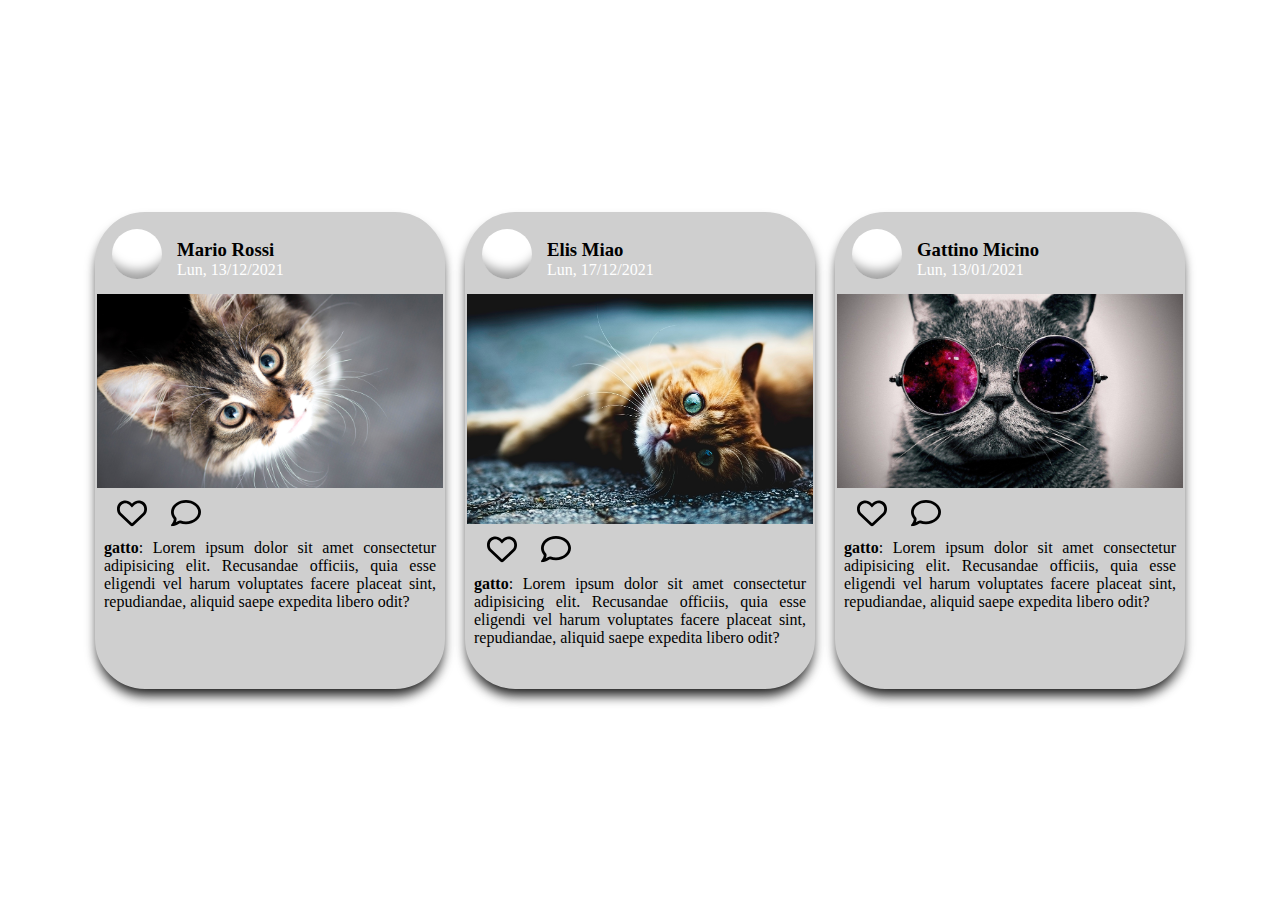
<file: index.html>
<!DOCTYPE html>
<html lang="en">
  <head>
    <meta charset="UTF-8" />
    <meta http-equiv="X-UA-Compatible" content="IE=edge" />
    <meta name="viewport" content="width=device-width, initial-scale=1.0" />
    <title>Document</title>
    <link rel="stylesheet" href="style.css" />
  </head>
  <body>
    <main>
      <section class="card" id="rossi">
        <div class="first-line">
          <div class="circle"></div>
          <div class="namedate">
            <h3>Mario Rossi</h3>
            <p class="date">Lun, 13/12/2021</p>
          </div>
        </div>
        <div class="img">
          <img src="gatto-rossi.jpg" alt="Mario Rossi" />
        </div>
        <div class="svgfile">
          <svg
            class="heart"
            xmlns="http://www.w3.org/2000/svg"
            viewBox="0 0 512 512"
          >
            <!--! Font Awesome Pro 6.3.0 by @fontawesome - 
            https://fontawesome.com License - https://fontawesome.com/license (Commercial License) Copyright 2023 Fonticons, Inc. -->
            <path
              d="M244 84L255.1 96L267.1 84.02C300.6 51.37 347 36.51 392.6 44.1C461.5 55.58 512 115.2 512 185.1V190.9C512 232.4 494.8 272.1 464.4 300.4L283.7 
            469.1C276.2 476.1 266.3 480 256 480C245.7 480 235.8 476.1 228.3 469.1L47.59 300.4C17.23 272.1 0 232.4 0 190.9V185.1C0 115.2 50.52 55.58 119.4 44.1C164.1 
            36.51 211.4 51.37 244 84C243.1 84 244 84.01 244 84L244 84zM255.1 163.9L210.1 117.1C188.4 96.28 157.6 86.4 127.3 91.44C81.55 99.07 48 138.7 48 185.1V190.9C48 219.1 59.71 246.1 80.34 265.3L256 
            429.3L431.7 265.3C452.3 246.1 464 219.1 464 190.9V185.1C464 138.7 430.4 99.07 384.7 91.44C354.4 86.4 323.6 96.28 301.9 117.1L255.1 163.9z"
            />
          </svg>
          <svg
            class="comments"
            xmlns="http://www.w3.org/2000/svg"
            viewBox="0 0 512 512"
          >
            <!--! Font Awesome Pro 6.3.0 by @fontawesome - 
                https://fontawesome.com License - https://fontawesome.com/license (Commercial License) Copyright 2023 Fonticons, Inc. -->
            <path
              d="M123.6 391.3c12.9-9.4 29.6-11.8 44.6-6.4c26.5 9.6 56.2 15.1 87.8 15.1c124.7 0 208-80.5 208-160s-83.3-160-208-160S48 160.5 
                48 240c0 32 12.4 62.8 35.7 89.2c8.6 9.7 12.8 22.5 11.8 35.5c-1.4 18.1-5.7 34.7-11.3 49.4c17-7.9 31.1-16.7 39.4-22.7zM21.2 431.9c1.8-2.7 3.5-5.4 5.1-8.1c10-16.6 
                19.5-38.4 21.4-62.9C17.7 326.8 0 285.1 0 240C0 125.1 114.6 32 256 32s256 93.1 256 208s-114.6 208-256 208c-37.1 0-72.3-6.4-104.1-17.9c-11.9 8.7-31.3 20.6-54.3 
                30.6c-15.1 6.6-32.3 12.6-50.1 16.1c-.8 .2-1.6 .3-2.4 .5c-4.4 .8-8.7 1.5-13.2 1.9c-.2 0-.5 .1-.7 .1c-5.1 .5-10.2 .8-15.3 .8c-6.5 0-12.3-3.9-14.8-9.9c-2.5-6-1.1-12.8 
                3.4-17.4c4.1-4.2 7.8-8.7 11.3-13.5c1.7-2.3 3.3-4.6 4.8-6.9c.1-.2 .2-.3 .3-.5z"
            />
          </svg>
        </div>
        <p class="lorem">
          <strong>gatto</strong>: Lorem ipsum dolor sit amet consectetur
          adipisicing elit. Recusandae officiis, quia esse eligendi vel harum
          voluptates facere placeat sint, repudiandae, aliquid saepe expedita
          libero odit?
        </p>
      </section>
      <section class="card" id="miao">
        <div class="first-line">
          <div class="circle"></div>
          <div class="namedate">
            <h3>Elis Miao</h3>
            <p class="date">Lun, 17/12/2021</p>
          </div>
        </div>
        <div class="img">
          <img src="gatto-miao.jpg" alt="Elis Miao" />
        </div>
        <div class="svgfile">
          <svg
            class="heart"
            xmlns="http://www.w3.org/2000/svg"
            viewBox="0 0 512 512"
          >
            <!--! Font Awesome Pro 6.3.0 by @fontawesome - 
            https://fontawesome.com License - https://fontawesome.com/license (Commercial License) Copyright 2023 Fonticons, Inc. -->
            <path
              d="M244 84L255.1 96L267.1 84.02C300.6 51.37 347 36.51 392.6 44.1C461.5 55.58 512 115.2 512 185.1V190.9C512 232.4 494.8 272.1 464.4 300.4L283.7 
            469.1C276.2 476.1 266.3 480 256 480C245.7 480 235.8 476.1 228.3 469.1L47.59 300.4C17.23 272.1 0 232.4 0 190.9V185.1C0 115.2 50.52 55.58 119.4 44.1C164.1 
            36.51 211.4 51.37 244 84C243.1 84 244 84.01 244 84L244 84zM255.1 163.9L210.1 117.1C188.4 96.28 157.6 86.4 127.3 91.44C81.55 99.07 48 138.7 48 185.1V190.9C48 219.1 59.71 246.1 80.34 265.3L256 
            429.3L431.7 265.3C452.3 246.1 464 219.1 464 190.9V185.1C464 138.7 430.4 99.07 384.7 91.44C354.4 86.4 323.6 96.28 301.9 117.1L255.1 163.9z"
            />
          </svg>
          <svg
            class="comments"
            xmlns="http://www.w3.org/2000/svg"
            viewBox="0 0 512 512"
          >
            <!--! Font Awesome Pro 6.3.0 by @fontawesome - 
                https://fontawesome.com License - https://fontawesome.com/license (Commercial License) Copyright 2023 Fonticons, Inc. -->
            <path
              d="M123.6 391.3c12.9-9.4 29.6-11.8 44.6-6.4c26.5 9.6 56.2 15.1 87.8 15.1c124.7 0 208-80.5 208-160s-83.3-160-208-160S48 160.5 
                48 240c0 32 12.4 62.8 35.7 89.2c8.6 9.7 12.8 22.5 11.8 35.5c-1.4 18.1-5.7 34.7-11.3 49.4c17-7.9 31.1-16.7 39.4-22.7zM21.2 431.9c1.8-2.7 3.5-5.4 5.1-8.1c10-16.6 
                19.5-38.4 21.4-62.9C17.7 326.8 0 285.1 0 240C0 125.1 114.6 32 256 32s256 93.1 256 208s-114.6 208-256 208c-37.1 0-72.3-6.4-104.1-17.9c-11.9 8.7-31.3 20.6-54.3 
                30.6c-15.1 6.6-32.3 12.6-50.1 16.1c-.8 .2-1.6 .3-2.4 .5c-4.4 .8-8.7 1.5-13.2 1.9c-.2 0-.5 .1-.7 .1c-5.1 .5-10.2 .8-15.3 .8c-6.5 0-12.3-3.9-14.8-9.9c-2.5-6-1.1-12.8 
                3.4-17.4c4.1-4.2 7.8-8.7 11.3-13.5c1.7-2.3 3.3-4.6 4.8-6.9c.1-.2 .2-.3 .3-.5z"
            />
          </svg>
        </div>
        <p class="lorem">
          <strong>gatto</strong>: Lorem ipsum dolor sit amet consectetur
          adipisicing elit. Recusandae officiis, quia esse eligendi vel harum
          voluptates facere placeat sint, repudiandae, aliquid saepe expedita
          libero odit?
        </p>
      </section>
      <section class="card" id="micino">
        <div class="first-line">
          <div class="circle"></div>
          <div class="namedate">
            <h3>Gattino Micino</h3>
            <p class="date">Lun, 13/01/2021</p>
          </div>
        </div>
        <div class="img">
          <img src="gatto-micino.jpg" alt="Gattino Micino" />
        </div>
        <div class="svgfile">
          <svg
            class="heart"
            xmlns="http://www.w3.org/2000/svg"
            viewBox="0 0 512 512"
          >
            <!--! Font Awesome Pro 6.3.0 by @fontawesome - 
            https://fontawesome.com License - https://fontawesome.com/license (Commercial License) Copyright 2023 Fonticons, Inc. -->
            <path
              d="M244 84L255.1 96L267.1 84.02C300.6 51.37 347 36.51 392.6 44.1C461.5 55.58 512 115.2 512 185.1V190.9C512 232.4 494.8 272.1 464.4 300.4L283.7 
            469.1C276.2 476.1 266.3 480 256 480C245.7 480 235.8 476.1 228.3 469.1L47.59 300.4C17.23 272.1 0 232.4 0 190.9V185.1C0 115.2 50.52 55.58 119.4 44.1C164.1 
            36.51 211.4 51.37 244 84C243.1 84 244 84.01 244 84L244 84zM255.1 163.9L210.1 117.1C188.4 96.28 157.6 86.4 127.3 91.44C81.55 99.07 48 138.7 48 185.1V190.9C48 219.1 59.71 246.1 80.34 265.3L256 
            429.3L431.7 265.3C452.3 246.1 464 219.1 464 190.9V185.1C464 138.7 430.4 99.07 384.7 91.44C354.4 86.4 323.6 96.28 301.9 117.1L255.1 163.9z"
            />
          </svg>
          <svg
            class="comments"
            xmlns="http://www.w3.org/2000/svg"
            viewBox="0 0 512 512"
          >
            <!--! Font Awesome Pro 6.3.0 by @fontawesome - 
                https://fontawesome.com License - https://fontawesome.com/license (Commercial License) Copyright 2023 Fonticons, Inc. -->
            <path
              d="M123.6 391.3c12.9-9.4 29.6-11.8 44.6-6.4c26.5 9.6 56.2 15.1 87.8 15.1c124.7 0 208-80.5 208-160s-83.3-160-208-160S48 160.5 
                48 240c0 32 12.4 62.8 35.7 89.2c8.6 9.7 12.8 22.5 11.8 35.5c-1.4 18.1-5.7 34.7-11.3 49.4c17-7.9 31.1-16.7 39.4-22.7zM21.2 431.9c1.8-2.7 3.5-5.4 5.1-8.1c10-16.6 
                19.5-38.4 21.4-62.9C17.7 326.8 0 285.1 0 240C0 125.1 114.6 32 256 32s256 93.1 256 208s-114.6 208-256 208c-37.1 0-72.3-6.4-104.1-17.9c-11.9 8.7-31.3 20.6-54.3 
                30.6c-15.1 6.6-32.3 12.6-50.1 16.1c-.8 .2-1.6 .3-2.4 .5c-4.4 .8-8.7 1.5-13.2 1.9c-.2 0-.5 .1-.7 .1c-5.1 .5-10.2 .8-15.3 .8c-6.5 0-12.3-3.9-14.8-9.9c-2.5-6-1.1-12.8 
                3.4-17.4c4.1-4.2 7.8-8.7 11.3-13.5c1.7-2.3 3.3-4.6 4.8-6.9c.1-.2 .2-.3 .3-.5z"
            />
          </svg>
        </div>
        <p class="lorem">
          <strong>gatto</strong>: Lorem ipsum dolor sit amet consectetur
          adipisicing elit. Recusandae officiis, quia esse eligendi vel harum
          voluptates facere placeat sint, repudiandae, aliquid saepe expedita
          libero odit?
        </p>
      </section>
    </main>
  </body>
</html>
</file>
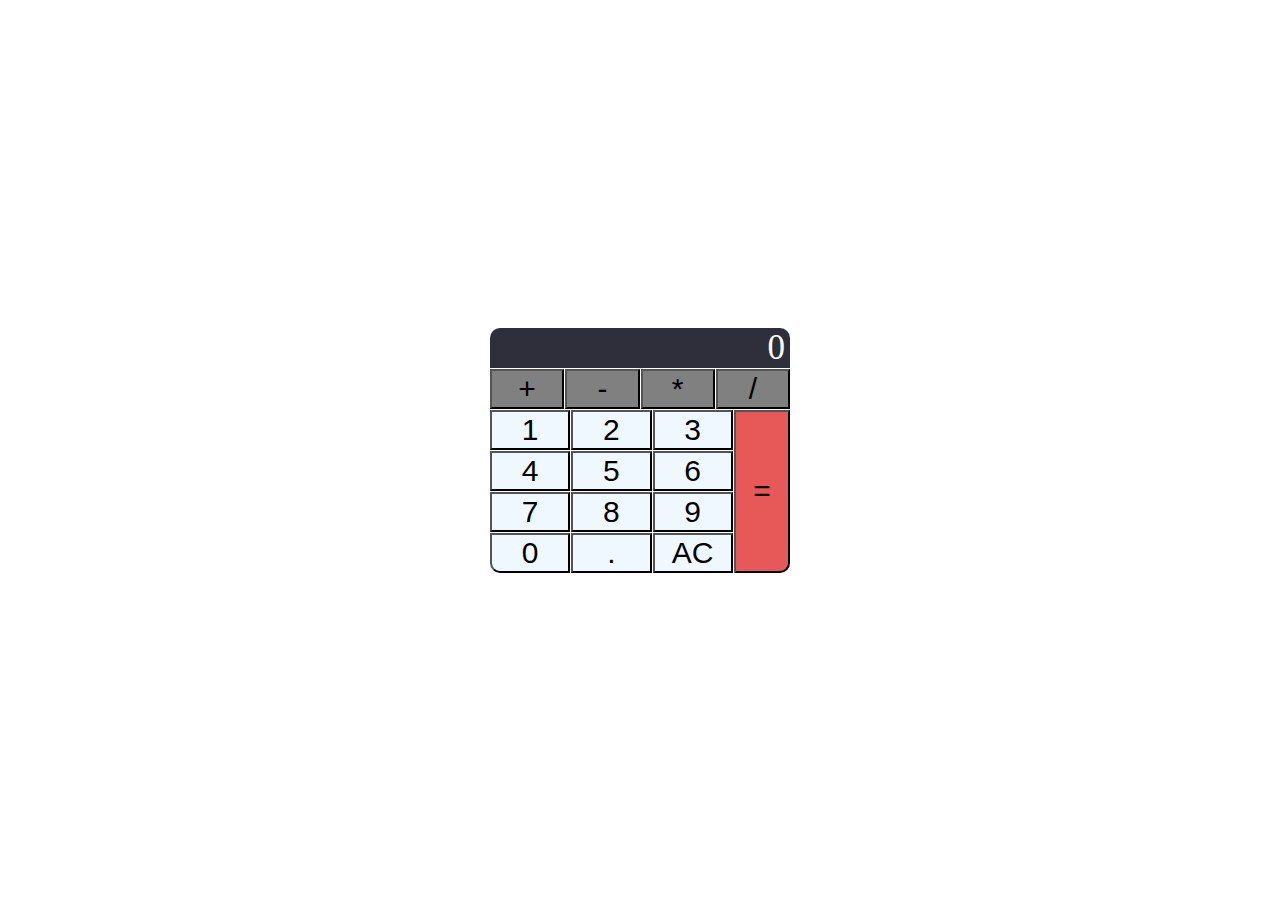
<file: start/index.html>
<!DOCTYPE html>
<html lang="en">
  <head>
    <meta charset="UTF-8" />
    <meta http-equiv="X-UA-Compatible" content="IE=edge" />
    <meta name="viewport" content="width=device-width, initial-scale=1.0" />
    <title>Grid</title>
    <link rel="stylesheet" href="style.css" />
  </head>
  <body>
    <main>
      <div class="content"></div>
      <section class="grid">
        <div id="display" class="display">0</div>
        <div id="symb-container" class="symb-container">
          <button id="plus" class="symbol">+</button>
          <button id="minus" class="symbol">-</button>
          <button id="mal" class="symbol">*</button>
          <button id="divided" class="symbol">/</button>
        </div>
        <button id="equal" class="equal">=</button>
        <div id="num-container" class="num-container">
          <button id="one" class="number">1</button>
          <button id="two" class="number">2</button>
          <button id="three" class="number">3</button>
          <button id="four" class="number">4</button>
          <button id="five" class="number">5</button>
          <button id="six" class="number">6</button>
          <button id="seven" class="number">7</button>
          <button id="eight" class="number">8</button>
          <button id="nine" class="number">9</button>
          <button id="zero" class="number">0</button>
          <button id="dot" class="number">.</button>
          <button id="ac" class="number">AC</button>
        </div>
      </section>
    </main>
  </body>
</html>
</file>
<file: style.css>
* {
    margin: 0;
    padding: 0;
    box-sizing: border-box;
}

.circle {
    background: white;
    border-radius: 50%;
    width: 50px;
    height: 50px;
    margin: 15px;
    -webkit-box-shadow: inset 0px -20px 11px -12px rgba(0,0,0,0.37); 
    box-shadow: inset 0px -20px 11px -12px rgba(0,0,0,0.37);
}

main {
    width: 100vw;
    height: 100vh;
    display: flex;
    justify-content: center;
    align-items: center;
}

.first-line {
    display: flex;
}

h3, .date {
    justify-content: center;
}

.date {
    color: white;
}

.img {
    display: flex;
    justify-content: center;
}

img {
    width: 100%;
}

svg {
    height: 30px;
    width: 30px; 
    margin-left: 20px;
    margin-top: 10px;
}

section {
    width: 350px;
    height: 53%;
    border: 2px solid rgb(207, 207, 207);
    background-color: rgb(207, 207, 207);
    border-radius: 50px;
    margin: 0 10px;

    -webkit-box-shadow: 0px 10px 13px -7px #000000, 0px 8px 11px 0px rgba(0,0,0,0.37); 
    box-shadow: 0px 10px 13px -7px #000000, 0px 8px 11px 0px rgba(0,0,0,0.37);
}

.card { 
    display: flex;
    flex-direction: column;
}

section h3, 
p {
    text-align: left;
}

.lorem {
    text-align: justify;
    padding: 7px;
}

.namedate {
    margin-top: 25px;
}

@media only screen and (max-width: 768px) {
    main {
        flex-wrap: wrap;
        gap: 1rem;
        justify-content: flex-start;        
    }

    section {
        width: 300px;
    }
}


@media only screen and (max-width: 375px) {
    main {
        flex-wrap: wrap;
        gap: 1rem;
    }

    section {
        width: 100%;
    }

}
</file>
<file: start/style.css>
* {
    margin: 0;
    padding: 0;
    box-sizing: border-box;
}

main {
    display:flex;
    justify-content: center;
    height: 100vh;
}

button {
    font-size: 30px;
}

.symb-container {
    display: grid;
    grid-template-columns: repeat(4, 1fr);
    gap: 1px;
}

.grid {
    width: 300px;
    display: grid;
    grid-template-areas: 
    "display display display display"
    "symb-container symb-container symb-container symb-container"
    "num-container num-container num-container equal"
    "num-container num-container num-container equal"
    "num-container num-container num-container equal"
    "num-container num-container num-container equal";
    gap: 1px;
    align-content: center;
    grid-template-rows: 40px 40px 160px;
}

#display {
    grid-area: display;
}

#symb-container {
    grid-area: symb-container;
    
}

#equal {
    grid-area: equal;
}

#num-container {
    grid-area: num-container;
}

.number {
    background-color: aliceblue;
}

.equal {
    background-color: rgb(231, 88, 88);
    border-bottom-right-radius: 10px;
}

.symbol {
    background-color: grey;
}

.display {
    background-color: rgb(46, 47, 58);
    color: white;
    text-align: end;
    border-top-right-radius: 10px;
    border-top-left-radius: 10px;
    padding-right: 5px;
    font-size: 35px;
}

.num-container {
    display: grid;
    grid-template-columns: repeat(3, 1fr);
    gap: 1px;
}

#zero {
    border-bottom-left-radius: 10px;
}
</file>
